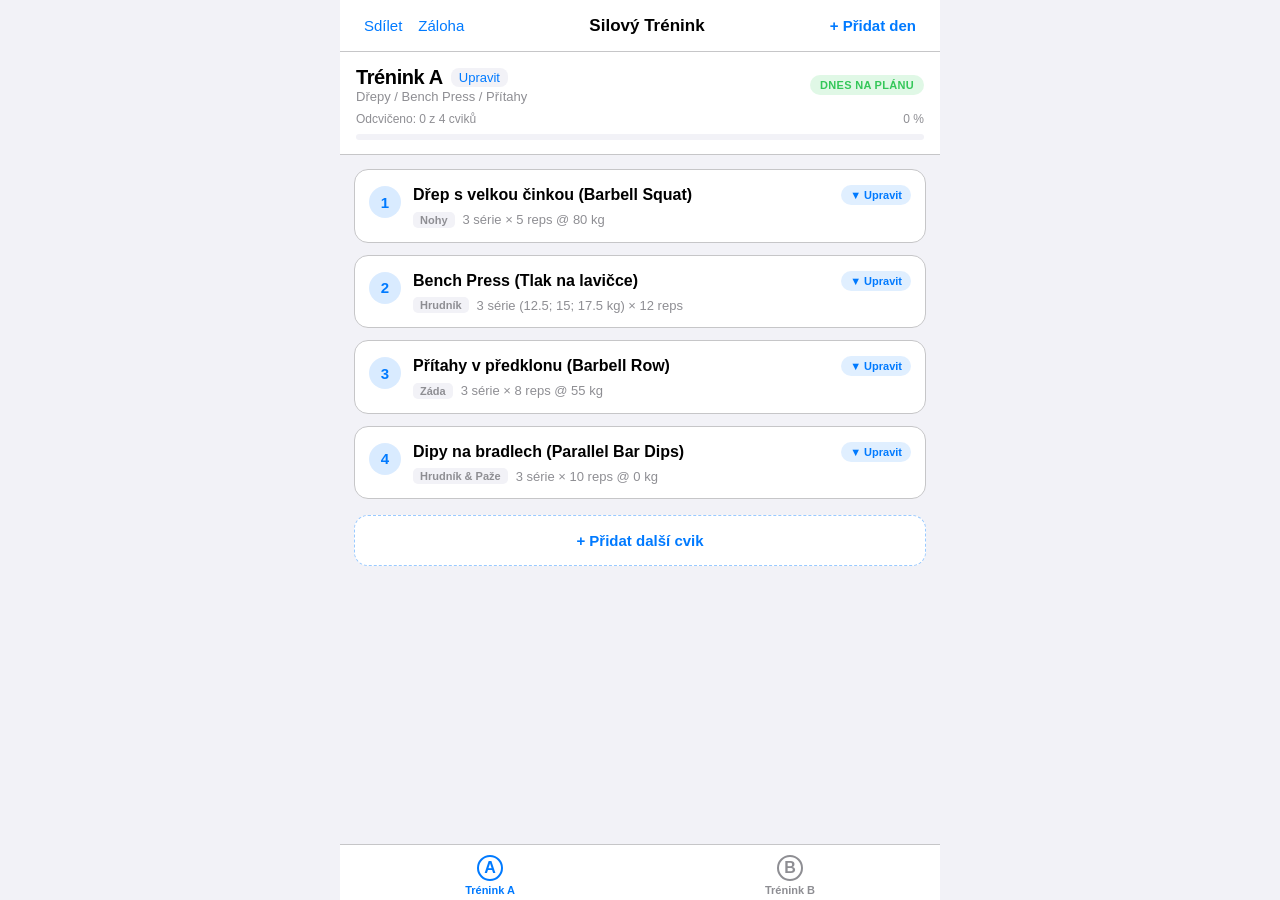
<file: index.html>
<!DOCTYPE html>
<html lang="cs">
<head>
  <meta charset="UTF-8">
  <meta http-equiv="refresh" content="0; url=./pwa/">
  <script>
    window.location.replace("./pwa/");
  </script>
  <title>Silový Trénink</title>
</head>
<body style="background-color: #000; color: #fff; font-family: -apple-system, sans-serif; display: flex; justify-content: center; align-items: center; height: 100vh; margin: 0;">
  <p>Načítám aplikaci Silový Trénink... <a href="./pwa/" style="color: #0A84FF;">Klikněte zde</a></p>
</body>
</html>
</file>
<file: pwa/styles.css>
/*
  iOS Native Style CSS pro PWA Silový Trénink
  Striktně textové zobrazení bez obrázků cviků
*/

:root {
  --primary: #0a84ff;
  --primary-rgb: 10, 132, 255;
  --bg-primary: #000000;
  --bg-secondary: #1c1c1e;
  --bg-tertiary: #2c2c2e;
  --bg-input: #3a3a3c;
  --text-primary: #ffffff;
  --text-secondary: #8e8e93;
  --text-tertiary: #636366;
  --separator: #38383a;
  --danger: #ff453a;
  --success: #30d158;
  --card-radius: 14px;
  --safe-top: env(safe-area-inset-top, 20px);
  --safe-bottom: env(safe-area-inset-bottom, 20px);
}

@media (prefers-color-scheme: light) {
  :root {
    --primary: #007aff;
    --primary-rgb: 0, 122, 255;
    --bg-primary: #f2f2f7;
    --bg-secondary: #ffffff;
    --bg-tertiary: #f2f2f7;
    --bg-input: #e5e5ea;
    --text-primary: #000000;
    --text-secondary: #8e8e93;
    --text-tertiary: #aeaeb2;
    --separator: #c6c6c8;
    --danger: #ff3b30;
    --success: #34c759;
  }
}

* {
  box-sizing: border-box;
  margin: 0;
  padding: 0;
  -webkit-tap-highlight-color: transparent;
  user-select: none;
}

body {
  font-family: -apple-system, BlinkMacSystemFont, "SF Pro Text", "SF Pro Display", "Segoe UI", Roboto, Helvetica, Arial, sans-serif;
  background-color: var(--bg-primary);
  color: var(--text-primary);
  height: 100vh;
  height: 100dvh;
  overflow: hidden;
  display: flex;
  flex-direction: column;
}

/* Hlavní wrapper aplikace */
#app-container {
  display: flex;
  flex-direction: column;
  height: 100vh;
  height: 100dvh;
  width: 100%;
  max-width: 600px;
  margin: 0 auto;
  background-color: var(--bg-primary);
  position: relative;
  overflow: hidden;
}

/* Navigační lišta nahoře */
.navbar {
  padding-top: var(--safe-top);
  height: calc(52px + var(--safe-top));
  background-color: var(--bg-secondary);
  border-bottom: 0.5px solid var(--separator);
  display: flex;
  align-items: center;
  justify-content: space-between;
  padding-left: 16px;
  padding-right: 16px;
  flex-shrink: 0;
  z-index: 50;
}

.nav-title {
  font-size: 17px;
  font-weight: 600;
  text-align: center;
  flex: 1;
}

.nav-btn {
  background: none;
  border: none;
  color: var(--primary);
  font-size: 15px;
  font-weight: 500;
  cursor: pointer;
  display: flex;
  align-items: center;
  gap: 4px;
  padding: 6px 8px;
  border-radius: 8px;
}

.nav-btn.bold {
  font-weight: 600;
}

.nav-btn:active {
  opacity: 0.6;
}

/* Informační hlavička tréninku */
.workout-header-banner {
  background-color: var(--bg-secondary);
  padding: 14px 16px;
  border-bottom: 0.5px solid var(--separator);
  display: flex;
  flex-direction: column;
  gap: 6px;
  flex-shrink: 0;
}

.banner-top-row {
  display: flex;
  justify-content: space-between;
  align-items: center;
}

.workout-title {
  font-size: 20px;
  font-weight: 700;
  letter-spacing: -0.4px;
}

.workout-focus {
  font-size: 13px;
  color: var(--text-secondary);
}

.badge-schedule {
  font-size: 11px;
  font-weight: 600;
  padding: 4px 10px;
  border-radius: 20px;
  background-color: rgba(var(--primary-rgb), 0.12);
  color: var(--primary);
  text-transform: uppercase;
  letter-spacing: 0.3px;
}

.badge-schedule.today {
  background-color: rgba(48, 209, 88, 0.15);
  color: var(--success);
}

.banner-bottom-row {
  display: flex;
  justify-content: space-between;
  align-items: center;
  font-size: 12px;
  color: var(--text-secondary);
  padding-top: 2px;
}

/* Progress Bar stavu tréninku */
.workout-progress-bar-container {
  width: 100%;
  height: 6px;
  background-color: var(--bg-tertiary);
  border-radius: 3px;
  overflow: hidden;
  margin-top: 2px;
}

.workout-progress-bar-fill {
  height: 100%;
  background: linear-gradient(90deg, var(--primary) 0%, var(--success) 100%);
  border-radius: 3px;
  transition: width 0.3s ease;
}

/* Seznam cviků (Scrollable) */
.content-scroll {
  flex: 1;
  min-height: 0;
  overflow-y: auto;
  overflow-x: hidden;
  -webkit-overflow-scrolling: touch;
  padding: 14px;
  display: flex;
  flex-direction: column;
  gap: 12px;
}

/* Karta cviku (Čistě textová, dynamicky se přizpůsobuje textu) */
.exercise-card {
  width: 100%;
  flex-shrink: 0;
  background-color: var(--bg-secondary);
  border-radius: var(--card-radius);
  border: 1px solid var(--separator);
  overflow: hidden;
  display: flex;
  flex-direction: column;
  box-sizing: border-box;
  transition: border-color 0.2s ease, background-color 0.2s ease;
}

.exercise-card.completed {
  border-color: rgba(48, 209, 88, 0.45);
  background: linear-gradient(180deg, var(--bg-secondary) 0%, rgba(48, 209, 88, 0.05) 100%);
}

.exercise-card.in-progress {
  border-color: rgba(255, 159, 10, 0.4);
}

.exercise-header-btn {
  width: 100%;
  background: none;
  border: none;
  text-align: left;
  padding: 14px;
  display: flex;
  align-items: flex-start;
  gap: 12px;
  cursor: pointer;
  color: inherit;
  box-sizing: border-box;
}

/* Stavové štítky (Hotovo / Rozpracováno / Čeká) */
.status-badge {
  font-size: 11px;
  font-weight: 700;
  padding: 3px 8px;
  border-radius: 10px;
  flex-shrink: 0;
}

.status-badge.done {
  background-color: rgba(48, 209, 88, 0.16);
  color: var(--success);
}

.status-badge.in-progress {
  background-color: rgba(255, 159, 10, 0.16);
  color: #ff9f0a;
}

.status-badge.pending {
  background-color: var(--bg-tertiary);
  color: var(--text-secondary);
}



.exercise-number {
  width: 32px;
  height: 32px;
  border-radius: 50%;
  background-color: rgba(var(--primary-rgb), 0.15);
  color: var(--primary);
  font-size: 15px;
  font-weight: 700;
  display: flex;
  align-items: center;
  justify-content: center;
  flex-shrink: 0;
  margin-top: 2px;
}

.exercise-info {
  flex: 1;
  min-width: 0;
  display: flex;
  flex-direction: column;
  gap: 6px;
}

.exercise-top-line {
  display: flex;
  justify-content: space-between;
  align-items: flex-start;
  gap: 10px;
  width: 100%;
}

.exercise-name {
  flex: 1;
  min-width: 0;
  font-size: 16px;
  font-weight: 600;
  line-height: 1.35;
  color: var(--text-primary);
  word-break: break-word;
  overflow-wrap: break-word;
}

.expand-tag {
  flex-shrink: 0;
  font-size: 11px;
  font-weight: 700;
  color: var(--primary);
  background-color: rgba(var(--primary-rgb), 0.12);
  padding: 4px 9px;
  border-radius: 12px;
  white-space: nowrap;
  margin-top: 1px;
}

.exercise-meta-line {
  display: flex;
  align-items: center;
  gap: 8px;
  font-size: 13px;
  color: var(--text-secondary);
  flex-wrap: wrap;
  width: 100%;
}

.category-tag {
  font-size: 11px;
  font-weight: 600;
  padding: 2px 7px;
  border-radius: 5px;
  background-color: var(--bg-tertiary);
  color: var(--text-secondary);
  flex-shrink: 0;
}

.summary-text {
  font-size: 13px;
  font-weight: 500;
  color: var(--text-secondary);
  word-break: break-word;
}

/* Rozbalovací sekce detailu (Expandable) */
.exercise-detail-panel {
  display: none;
  background-color: var(--bg-tertiary);
  padding: 16px 14px;
  border-top: 0.5px solid var(--separator);
  flex-direction: column;
  gap: 14px;
}

.exercise-card.expanded .exercise-detail-panel {
  display: flex;
}

.panel-title {
  font-size: 11px;
  font-weight: 700;
  text-transform: uppercase;
  letter-spacing: 0.5px;
  color: var(--text-secondary);
}

/* Číselné editory (Weight, Sets, Reps) */
input[type=number]::-webkit-inner-spin-button, 
input[type=number]::-webkit-outer-spin-button { 
  -webkit-appearance: none; 
  margin: 0; 
}

input[type=number] {
  -moz-appearance: textfield;
  appearance: textfield;
}

.input-control-row {
  display: flex;
  flex-direction: column;
  gap: 8px;
}

.input-label-row {
  display: flex;
  justify-content: space-between;
  align-items: center;
  font-size: 14px;
  font-weight: 600;
  color: var(--text-primary);
}

.unit-badge {
  font-size: 11px;
  font-weight: 700;
  color: var(--primary);
  background-color: rgba(var(--primary-rgb), 0.14);
  padding: 3px 8px;
  border-radius: 8px;
}

.stepper-row {
  display: flex;
  align-items: center;
  gap: 8px;
  width: 100%;
}

.stepper-btn {
  width: 44px;
  height: 44px;
  flex-shrink: 0;
  border-radius: 10px;
  background-color: var(--bg-secondary);
  border: 1px solid var(--separator);
  color: var(--text-primary);
  font-size: 22px;
  font-weight: 700;
  display: flex;
  align-items: center;
  justify-content: center;
  cursor: pointer;
  user-select: none;
}

.stepper-btn:active {
  background-color: var(--primary);
  color: #ffffff;
}

.stepper-field-container {
  flex: 1;
  min-width: 0;
  height: 44px;
  background-color: var(--bg-secondary);
  border-radius: 10px;
  border: 1px solid var(--separator);
  display: flex;
  align-items: center;
  justify-content: center;
  padding: 0 12px;
  gap: 4px;
}

.stepper-field {
  width: 100%;
  min-width: 0;
  background: transparent;
  border: none;
  font-size: 18px;
  font-weight: 700;
  font-family: inherit;
  color: var(--text-primary);
  text-align: center;
  outline: none;
}

.stepper-unit {
  font-size: 14px;
  font-weight: 700;
  color: var(--text-secondary);
  flex-shrink: 0;
}

.row-dual-inputs {
  display: flex;
  flex-direction: column;
  gap: 12px;
}

@media (min-width: 420px) {
  .row-dual-inputs {
    display: grid;
    grid-template-columns: 1fr 1fr;
    gap: 12px;
  }
}

/* Rozpis sérií v detailu cviku */
.sets-breakdown-box {
  background-color: var(--bg-secondary);
  border-radius: 10px;
  border: 1px solid var(--separator);
  padding: 10px 12px;
  display: flex;
  flex-direction: column;
  gap: 8px;
}

.sets-breakdown-title {
  font-size: 12px;
  font-weight: 700;
  text-transform: uppercase;
  color: var(--text-secondary);
  letter-spacing: 0.4px;
}

.set-item-row {
  display: flex;
  align-items: center;
  justify-content: space-between;
  padding: 8px 10px;
  background-color: var(--bg-tertiary);
  border-radius: 8px;
  font-size: 14px;
}

.set-number-tag {
  font-weight: 700;
  color: var(--primary);
  width: 65px;
}

.set-metrics {
  font-weight: 600;
  color: var(--text-primary);
}

.set-check-btn {
  background: none;
  border: 1.5px solid var(--separator);
  border-radius: 6px;
  color: var(--text-secondary);
  padding: 4px 10px;
  font-size: 12px;
  font-weight: 700;
  cursor: pointer;
}

.set-check-btn.completed {
  background-color: var(--success);
  border-color: var(--success);
  color: #ffffff;
}

.notes-input {
  width: 100%;
  background-color: var(--bg-secondary);
  border: 0.5px solid var(--separator);
  border-radius: 10px;
  padding: 10px 12px;
  color: var(--text-primary);
  font-size: 14px;
  font-family: inherit;
  outline: none;
}

.notes-input:focus {
  border-color: var(--primary);
}

/* Tlačítka v detailu */
.detail-actions-row {
  display: flex;
  justify-content: space-between;
  align-items: center;
  padding-top: 4px;
}

.btn-delete {
  background: none;
  border: none;
  color: var(--danger);
  font-size: 13px;
  font-weight: 600;
  cursor: pointer;
  padding: 6px 0;
}

.btn-done {
  background-color: var(--primary);
  color: #ffffff;
  border: none;
  border-radius: 20px;
  padding: 6px 18px;
  font-size: 13px;
  font-weight: 700;
  cursor: pointer;
}

/* Tlačítko přidat další cvik na konci seznamu */
.btn-add-exercise-card {
  width: 100%;
  background-color: var(--bg-secondary);
  border: 1.5px dashed rgba(var(--primary-rgb), 0.4);
  border-radius: var(--card-radius);
  padding: 16px;
  color: var(--primary);
  font-size: 15px;
  font-weight: 600;
  display: flex;
  align-items: center;
  justify-content: center;
  gap: 8px;
  cursor: pointer;
  margin-top: 4px;
}

.btn-add-exercise-card:active {
  background-color: rgba(var(--primary-rgb), 0.08);
}

/* Spodní TabBar (iOS nativní navigace bez překrývání, dynamický pro libovolný počet dnů) */
.tabbar {
  position: relative;
  flex-shrink: 0;
  width: 100%;
  height: calc(56px + var(--safe-bottom));
  padding-bottom: var(--safe-bottom);
  background-color: var(--bg-secondary);
  border-top: 0.5px solid var(--separator);
  display: flex;
  overflow-x: auto;
  -webkit-overflow-scrolling: touch;
  z-index: 50;
  scrollbar-width: none;
}

.tabbar::-webkit-scrollbar {
  display: none;
}

.tab-item {
  flex: 1 1 0px;
  min-width: 80px;
  display: flex;
  flex-direction: column;
  align-items: center;
  justify-content: center;
  gap: 3px;
  background: none;
  border: none;
  color: var(--text-secondary);
  cursor: pointer;
  padding: 6px 6px 0 6px;
  white-space: nowrap;
}

.tab-item.active {
  color: var(--primary);
}

.tab-icon {
  font-size: 16px;
  font-weight: 800;
  width: 26px;
  height: 26px;
  border-radius: 50%;
  border: 2px solid currentColor;
  display: flex;
  align-items: center;
  justify-content: center;
}

.tab-label {
  font-size: 11px;
  font-weight: 600;
  text-overflow: ellipsis;
  overflow: hidden;
  max-width: 90px;
}

/* Modální okna (Modal Sheets) */
.modal-overlay {
  display: none;
  position: fixed;
  top: 0;
  left: 0;
  right: 0;
  bottom: 0;
  background-color: rgba(0, 0, 0, 0.65);
  backdrop-filter: blur(8px);
  -webkit-backdrop-filter: blur(8px);
  z-index: 100;
  align-items: flex-end;
  justify-content: center;
}

.modal-overlay.open {
  display: flex;
}

.modal-sheet {
  width: 100%;
  max-width: 600px;
  background-color: var(--bg-secondary);
  border-top-left-radius: 20px;
  border-top-right-radius: 20px;
  max-height: 90vh;
  display: flex;
  flex-direction: column;
  overflow: hidden;
  animation: slideUp 0.25s cubic-bezier(0.16, 1, 0.3, 1);
}

@keyframes slideUp {
  from { transform: translateY(100%); }
  to { transform: translateY(0); }
}

.modal-header {
  padding: 16px;
  border-bottom: 0.5px solid var(--separator);
  display: flex;
  align-items: center;
  justify-content: space-between;
}

.modal-title {
  font-size: 17px;
  font-weight: 700;
}

.modal-content {
  flex: 1;
  overflow-y: auto;
  padding: 16px;
  display: flex;
  flex-direction: column;
  gap: 14px;
}

/* Segmented Picker v modálu */
.segmented-control {
  display: grid;
  grid-template-columns: 1fr 1fr;
  background-color: var(--bg-tertiary);
  border-radius: 10px;
  padding: 3px;
  gap: 4px;
}

.segment-btn {
  background: none;
  border: none;
  padding: 8px;
  font-size: 13px;
  font-weight: 600;
  color: var(--text-secondary);
  border-radius: 8px;
  cursor: pointer;
}

.segment-btn.active {
  background-color: var(--bg-secondary);
  color: var(--text-primary);
  box-shadow: 0 2px 4px rgba(0,0,0,0.15);
}

/* Vyhledávání a kategorie */
.search-input {
  width: 100%;
  background-color: var(--bg-tertiary);
  border: none;
  border-radius: 10px;
  padding: 10px 14px;
  font-size: 15px;
  color: var(--text-primary);
  outline: none;
}

.categories-scroll {
  display: flex;
  gap: 6px;
  overflow-x: auto;
  padding-bottom: 4px;
}

.cat-pill {
  background-color: var(--bg-tertiary);
  color: var(--text-secondary);
  border: none;
  border-radius: 16px;
  padding: 6px 12px;
  font-size: 12px;
  font-weight: 600;
  white-space: nowrap;
  cursor: pointer;
}

.cat-pill.active {
  background-color: var(--primary);
  color: #ffffff;
}

.db-list {
  display: flex;
  flex-direction: column;
  gap: 8px;
  max-height: 40vh;
  overflow-y: auto;
}

.db-item-btn {
  background-color: var(--bg-tertiary);
  border: none;
  border-radius: 10px;
  padding: 12px;
  text-align: left;
  cursor: pointer;
  color: inherit;
  display: flex;
  flex-direction: column;
  gap: 4px;
}

.db-item-btn:active {
  background-color: rgba(var(--primary-rgb), 0.2);
}

/* Styly pro Progresivní Přetížení (Overload) a jednotlivé série */
.set-row-card {
  background-color: var(--bg-tertiary);
  border: 1px solid var(--separator);
  border-radius: 10px;
  padding: 10px;
  display: flex;
  flex-direction: column;
  gap: 8px;
  transition: all 0.2s ease;
}

.set-row-card.completed {
  border-color: rgba(48, 209, 88, 0.4);
  background-color: rgba(48, 209, 88, 0.06);
}

.set-row-top {
  display: flex;
  justify-content: space-between;
  align-items: center;
}

.set-badge {
  font-size: 13px;
  font-weight: 700;
  color: var(--primary);
  background-color: rgba(var(--primary-rgb), 0.12);
  padding: 3px 8px;
  border-radius: 6px;
}

.btn-set-check {
  background-color: var(--bg-secondary);
  border: 1.5px solid var(--separator);
  border-radius: 8px;
  color: var(--text-secondary);
  padding: 5px 12px;
  font-size: 12px;
  font-weight: 700;
  cursor: pointer;
  display: flex;
  align-items: center;
  gap: 4px;
}

.btn-set-check.done {
  background-color: var(--success);
  border-color: var(--success);
  color: #ffffff;
}

.set-row-controls {
  display: flex;
  flex-direction: column;
  gap: 10px;
  width: 100%;
}

.set-micro-control {
  display: flex;
  flex-direction: column;
  gap: 4px;
  width: 100%;
}

.set-micro-label {
  font-size: 12px;
  font-weight: 600;
  color: var(--text-secondary);
}

.micro-stepper {
  display: flex;
  align-items: center;
  width: 100%;
  height: 42px;
  background-color: var(--bg-secondary);
  border: 1px solid var(--separator);
  border-radius: 8px;
  overflow: hidden;
}

.micro-btn {
  width: 44px;
  height: 100%;
  background: none;
  border: none;
  color: var(--text-primary);
  font-size: 20px;
  font-weight: 700;
  cursor: pointer;
  display: flex;
  align-items: center;
  justify-content: center;
  flex-shrink: 0;
}

.micro-btn:active {
  background-color: var(--primary);
  color: #ffffff;
}

.micro-input {
  flex: 1;
  min-width: 0;
  background: transparent;
  border: none;
  font-size: 16px;
  font-weight: 700;
  font-family: inherit;
  color: var(--text-primary);
  text-align: center;
  outline: none;
}

.micro-unit {
  font-size: 13px;
  font-weight: 700;
  color: var(--text-secondary);
  padding-right: 12px;
  flex-shrink: 0;
}

/* Karta Progresivního Přetížení při splnění všech sérií */
.progression-banner {
  background: linear-gradient(135deg, rgba(48, 209, 88, 0.15) 0%, rgba(10, 132, 255, 0.15) 100%);
  border: 1.5px solid var(--success);
  border-radius: 10px;
  padding: 12px;
  display: flex;
  flex-direction: column;
  gap: 8px;
}

.progression-title {
  font-size: 14px;
  font-weight: 700;
  color: var(--success);
  display: flex;
  align-items: center;
  gap: 6px;
}

.progression-desc {
  font-size: 13px;
  color: var(--text-primary);
  line-height: 1.3;
}

.progression-preview {
  font-size: 13px;
  font-weight: 700;
  color: var(--primary);
  background-color: var(--bg-secondary);
  padding: 6px 10px;
  border-radius: 6px;
  margin-top: 4px;
  border: 0.5px solid var(--separator);
}

.btn-apply-progression {
  width: 100%;
  background-color: var(--success);
  color: #ffffff;
  border: none;
  border-radius: 8px;
  padding: 10px 14px;
  font-size: 13px;
  font-weight: 700;
  cursor: pointer;
  display: flex;
  align-items: center;
  justify-content: center;
  gap: 6px;
  margin-top: 2px;
}

.btn-apply-progression:active {
  opacity: 0.8;
}

/* Tlačítko pro dokončení celého tréninku a globální progres */
.btn-finish-workout {
  width: 100%;
  background: linear-gradient(135deg, #0A84FF 0%, #0055D4 100%);
  color: #ffffff;
  border: none;
  border-radius: var(--card-radius);
  padding: 14px;
  font-size: 15px;
  font-weight: 700;
  display: flex;
  align-items: center;
  justify-content: center;
  gap: 8px;
  cursor: pointer;
  box-shadow: 0 4px 12px rgba(10, 132, 255, 0.25);
  margin-top: 8px;
  margin-bottom: 6px;
}

.btn-finish-workout:active {
  opacity: 0.85;
}

/* Toast notifikace */
.toast {
  position: fixed;
  bottom: calc(80px + var(--safe-bottom));
  left: 50%;
  transform: translateX(-50%);
  background-color: #333333;
  color: #ffffff;
  padding: 10px 20px;
  border-radius: 24px;
  font-size: 13px;
  font-weight: 600;
  z-index: 200;
  box-shadow: 0 4px 12px rgba(0,0,0,0.3);
  display: none;
}

.toast.show {
  display: block;
  animation: fadeInOut 2.5s forwards;
}

@keyframes fadeInOut {
  0% { opacity: 0; transform: translate(-50%, 10px); }
  15% { opacity: 1; transform: translate(-50%, 0); }
  85% { opacity: 1; transform: translate(-50%, 0); }
  100% { opacity: 0; transform: translate(-50%, -10px); }
}
</file>
